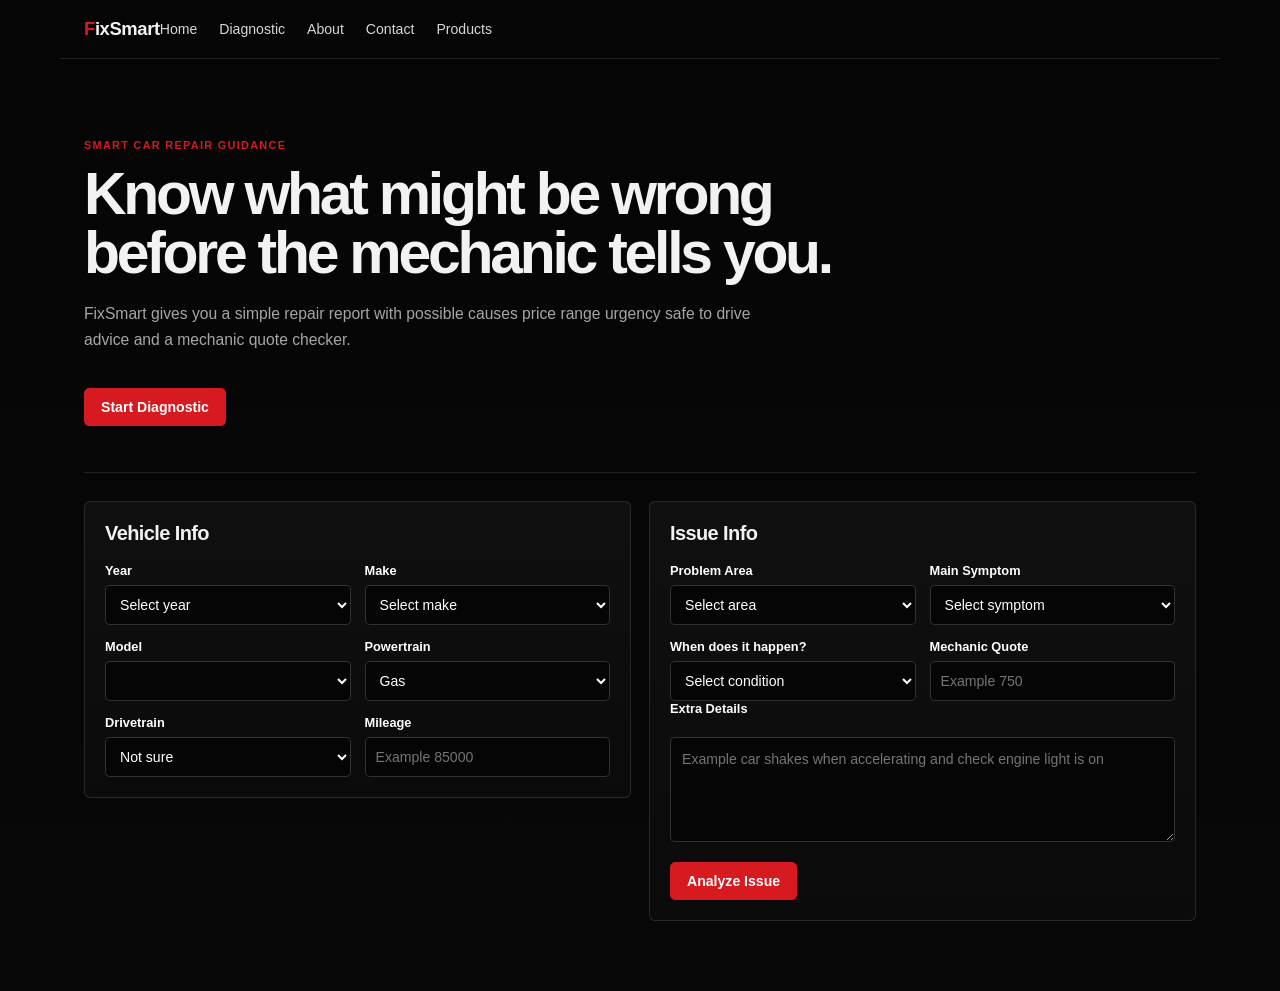
<file: index.html>
<!DOCTYPE html>
<html lang="en">
<head>
  <meta charset="UTF-8" />
  <meta name="viewport" content="width=device-width, initial-scale=1.0" />
  <title>FixSmart</title>
  <link rel="stylesheet" href="assets/style.css" />
</head>
<body>

<header class="header">
  <div class="logo">FixSmart</div>
  <nav>
    <a href="index.html">Home</a>
    <a href="#diagnostic">Diagnostic</a>
    <a href="about.html">About</a>
    <a href="contact.html">Contact</a>
    <a href="/products/">Products</a>
  </nav>
</header>

<main>

<section class="hero">
  <p class="tag">Smart car repair guidance</p>
  <h1>Know what might be wrong before the mechanic tells you.</h1>
  <p class="hero-text">
    FixSmart gives you a simple repair report with possible causes price range urgency safe to drive advice and a mechanic quote checker.
  </p>
  <a href="#diagnostic" class="main-btn">Start Diagnostic</a>
</section>

<section id="diagnostic" class="diagnostic-section">

  <div class="panel">
    <h2>Vehicle Info</h2>

    <div class="form-grid">
      <label>Year
        <select id="year"></select>
      </label>

      <label>Make
        <select id="make"></select>
      </label>

      <label>Model
        <select id="model"></select>
      </label>

      <label>Powertrain
        <select id="powertrain">
          <option value="Gas">Gas</option>
          <option value="Hybrid">Hybrid</option>
          <option value="Electric">Electric</option>
          <option value="Diesel">Diesel</option>
        </select>
      </label>

      <label>Drivetrain
        <select id="drivetrain">
          <option value="Not sure">Not sure</option>
          <option value="FWD">FWD</option>
          <option value="RWD">RWD</option>
          <option value="AWD">AWD</option>
          <option value="4WD">4WD</option>
        </select>
      </label>

      <label>Mileage
        <input id="mileage" type="number" placeholder="Example 85000" />
      </label>
    </div>
  </div>

  <div class="panel">
    <h2>Issue Info</h2>

    <div class="form-grid">
      <label>Problem Area
        <select id="problemArea">
          <option value="">Select area</option>
          <option value="Engine">Engine</option>
          <option value="Transmission">Transmission</option>
          <option value="Brakes">Brakes</option>
          <option value="AC">AC / Heating</option>
          <option value="Suspension">Suspension</option>
          <option value="Electrical">Electrical</option>
          <option value="Cooling">Cooling System</option>
        </select>
      </label>

      <label>Main Symptom
        <select id="symptom">
          <option value="">Select symptom</option>
          <option value="Noise">Noise</option>
          <option value="Fluid leak">Fluid leak</option>
          <option value="Warning light">Warning light</option>
          <option value="Overheating">Overheating</option>
          <option value="Vibration">Vibration</option>
          <option value="Weak performance">Weak performance</option>
          <option value="No start">No start</option>
          <option value="Bad smell">Bad smell</option>
        </select>
      </label>

      <label>When does it happen?
        <select id="condition">
          <option value="">Select condition</option>
          <option value="At startup">At startup</option>
          <option value="At idle">At idle</option>
          <option value="When accelerating">When accelerating</option>
          <option value="When braking">When braking</option>
          <option value="At highway speed">At highway speed</option>
          <option value="All the time">All the time</option>
        </select>
      </label>

      <label>Mechanic Quote
        <input id="mechanicQuote" type="number" placeholder="Example 750" />
      </label>
    </div>

    <label>Extra Details
      <textarea id="details" placeholder="Example car shakes when accelerating and check engine light is on"></textarea>
    </label>

    <button class="main-btn" onclick="analyzeIssue()">Analyze Issue</button>
  </div>

</section>

<section id="result" class="report hidden">

  <div class="report-header">
    <div>
      <p class="tag">FixSmart Report</p>
      <h2 id="reportTitle">Your Vehicle Report</h2>
      <p id="reportSummary"></p>
    </div>

    <div class="price-circle">
      <div class="circle-inner">
        <span id="circleLabel">Estimate</span>
        <strong id="circlePrice">$0</strong>
        <small id="circleStatus">Price Guide</small>
      </div>
    </div>
  </div>

  <div class="report-grid">
    <div class="report-card">
      <h3>Possible Problem</h3>
      <p id="simpleProblem"></p>
    </div>

    <div class="report-card">
      <h3>Estimated Price Range</h3>
      <p id="priceRange"></p>
    </div>

    <div class="report-card">
      <h3>Safe To Drive?</h3>
      <p id="safeToDrive"></p>
    </div>

    <div class="report-card">
      <h3>Urgency</h3>
      <p id="urgency"></p>
    </div>
  </div>

  <div class="diagram">
    <div class="step">
      <span>1</span>
      <h4>Describe Issue</h4>
      <p>You explain what the car is doing.</p>
    </div>

    <div class="line"></div>

    <div class="step">
      <span>2</span>
      <h4>Check System</h4>
      <p>FixSmart points to the main area.</p>
    </div>

    <div class="line"></div>

    <div class="step">
      <span>3</span>
      <h4>Compare Price</h4>
      <p>You compare the shop quote to the estimate.</p>
    </div>
  </div>

  <div class="report-grid two">
    <div class="report-card">
      <h3>Most Common Causes</h3>
      <ul id="causesList"></ul>
    </div>

    <div class="report-card">
      <h3>Mechanic Quote Check</h3>
      <p id="quoteCheck"></p>
    </div>
  </div>

  <div class="report-card wide">
    <h3>What To Do Next</h3>
    <p id="nextStep"></p>
  </div>

  <div class="report-card wide">
    <h3>What To Ask The Mechanic</h3>
    <ul id="mechanicQuestions"></ul>
  </div>

  <p class="disclaimer">
    FixSmart is not a final diagnosis. It helps you prepare before going to a shop. A mechanic still needs to inspect the vehicle.
  </p>

</section>

</main>

<script src="assets/app.js"></script>
</body>
</html>
</body>
</html>
</file>
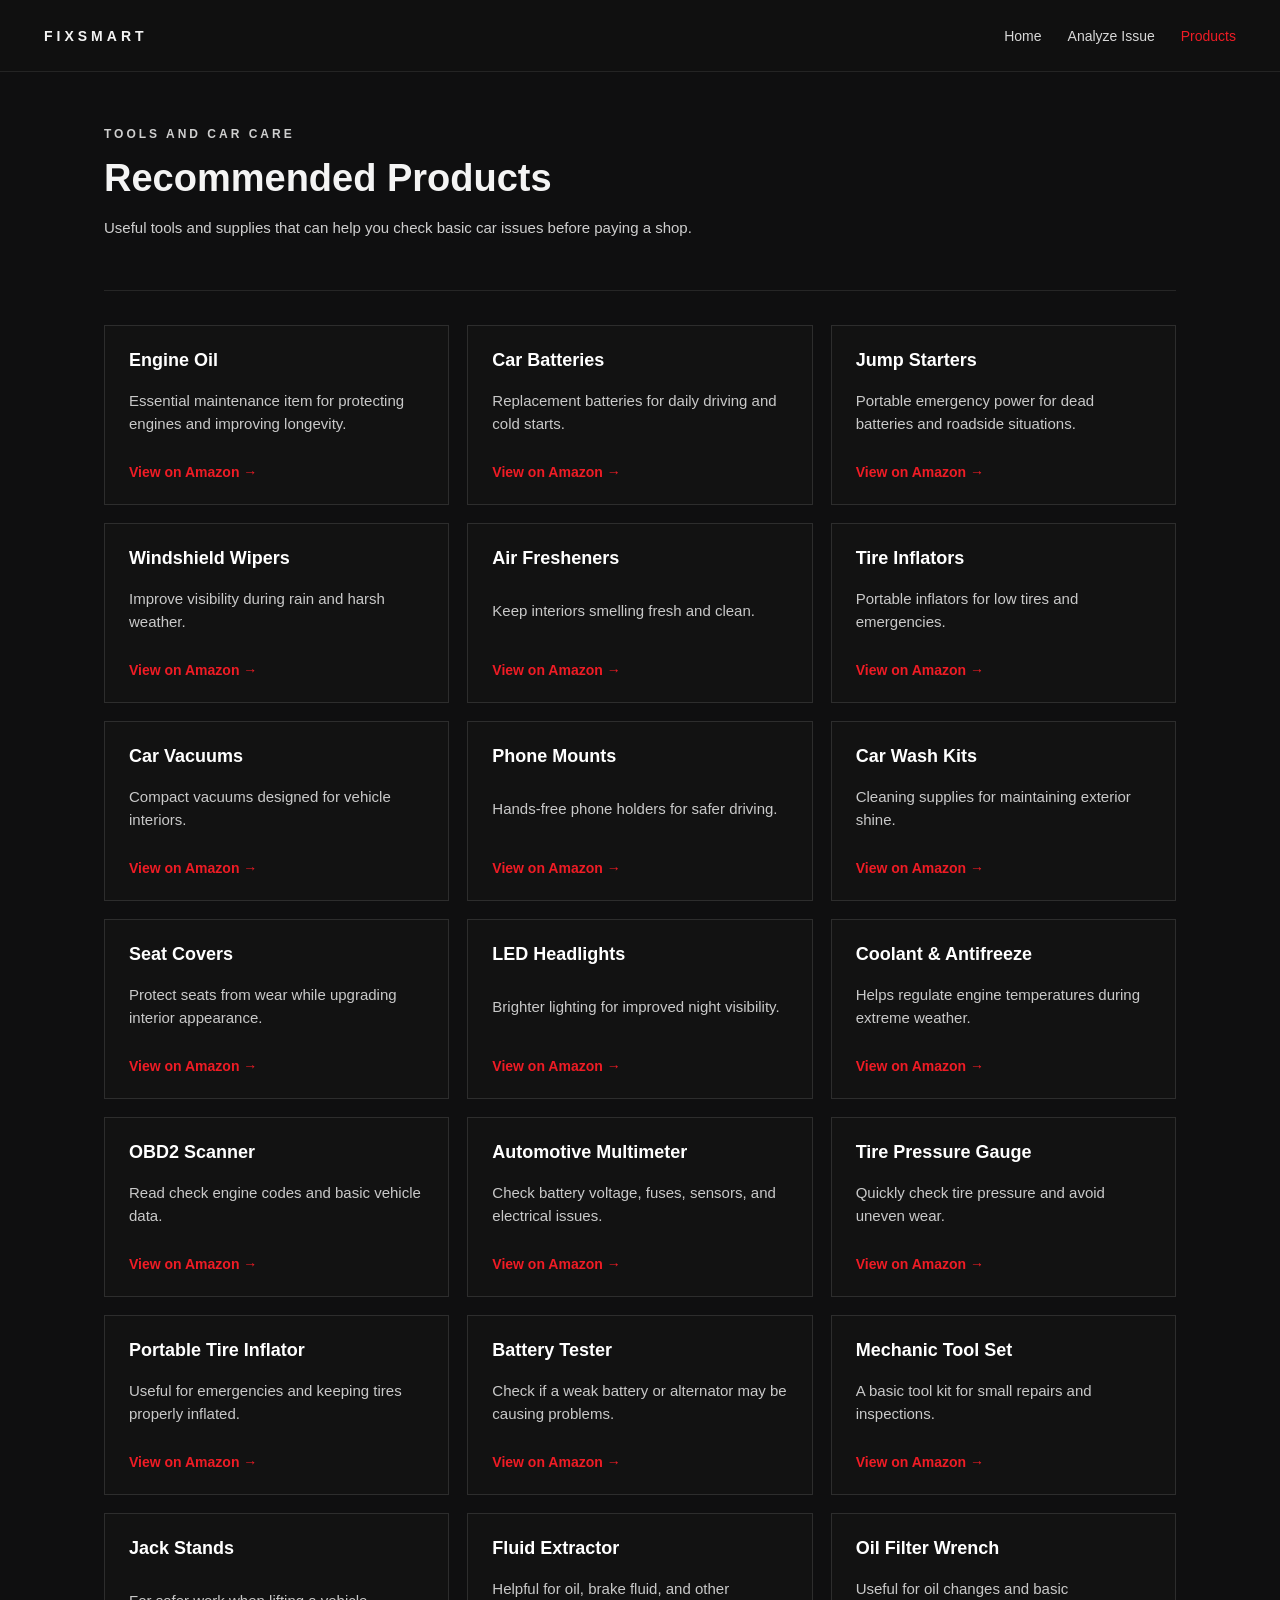
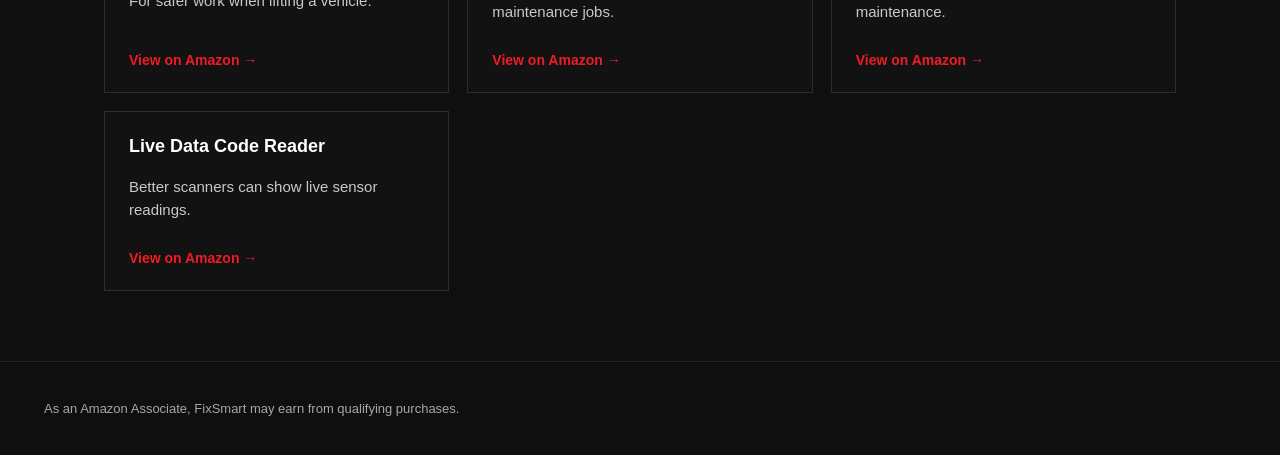
<file: products/index.html>
<!-- /products/index.html -->
<!DOCTYPE html>
<html lang="en">
<head>
  <meta charset="UTF-8" />
  <meta name="viewport" content="width=device-width, initial-scale=1.0" />
  <title>FixSmart Products</title>
  <link rel="stylesheet" href="products.css" />
</head>
<body>

<header class="topbar">
  <div class="brand">FIXSMART</div>
  <nav>
    <a href="/">Home</a>
    <a href="/analyze/">Analyze Issue</a>
    <a href="/products/" class="active">Products</a>
  </nav>
</header>

<main>
  <section class="hero">
    <p class="eyebrow">TOOLS AND CAR CARE</p>
    <h1>Recommended Products</h1>
    <p>
      Useful tools and supplies that can help you check basic car issues before paying a shop.
    </p>
  </section>

  <section class="grid">
    <a class="card" href="https://www.amazon.com/s?k=5w30+engine+oil&tag=fixsmartgarag-20" target="_blank">
  <h3>Engine Oil</h3>
  <p>Essential maintenance item for protecting engines and improving longevity.</p>
  <span>View on Amazon →</span>
</a>
<a class="card" href="https://www.amazon.com/s?k=car+battery&tag=fixsmartgarag-20" target="_blank">
  <h3>Car Batteries</h3>
  <p>Replacement batteries for daily driving and cold starts.</p>
  <span>View on Amazon →</span>
</a>

<a class="card" href="https://www.amazon.com/s?k=portable+jump+starter&tag=fixsmartgarag-20" target="_blank">
  <h3>Jump Starters</h3>
  <p>Portable emergency power for dead batteries and roadside situations.</p>
  <span>View on Amazon →</span>
</a>

<a class="card" href="https://www.amazon.com/s?k=windshield+wipers&tag=fixsmartgarag-20" target="_blank">
  <h3>Windshield Wipers</h3>
  <p>Improve visibility during rain and harsh weather.</p>
  <span>View on Amazon →</span>
</a>

<a class="card" href="https://www.amazon.com/s?k=car+air+freshener&tag=fixsmartgarag-20" target="_blank">
  <h3>Air Fresheners</h3>
  <p>Keep interiors smelling fresh and clean.</p>
  <span>View on Amazon →</span>
</a>

<a class="card" href="https://www.amazon.com/s?k=tire+inflator&tag=fixsmartgarag-20" target="_blank">
  <h3>Tire Inflators</h3>
  <p>Portable inflators for low tires and emergencies.</p>
  <span>View on Amazon →</span>
</a>

<a class="card" href="https://www.amazon.com/s?k=car+vacuum&tag=fixsmartgarag-20" target="_blank">
  <h3>Car Vacuums</h3>
  <p>Compact vacuums designed for vehicle interiors.</p>
  <span>View on Amazon →</span>
</a>

<a class="card" href="https://www.amazon.com/s?k=phone+mount+for+car&tag=fixsmartgarag-20" target="_blank">
  <h3>Phone Mounts</h3>
  <p>Hands-free phone holders for safer driving.</p>
  <span>View on Amazon →</span>
</a>

<a class="card" href="https://www.amazon.com/s?k=car+wash+kit&tag=fixsmartgarag-20" target="_blank">
  <h3>Car Wash Kits</h3>
  <p>Cleaning supplies for maintaining exterior shine.</p>
  <span>View on Amazon →</span>
</a>

<a class="card" href="https://www.amazon.com/s?k=seat+covers+car&tag=fixsmartgarag-20" target="_blank">
  <h3>Seat Covers</h3>
  <p>Protect seats from wear while upgrading interior appearance.</p>
  <span>View on Amazon →</span>
</a>

<a class="card" href="https://www.amazon.com/s?k=led+headlight+bulbs&tag=fixsmartgarag-20" target="_blank">
  <h3>LED Headlights</h3>
  <p>Brighter lighting for improved night visibility.</p>
  <span>View on Amazon →</span>
</a>

<a class="card" href="https://www.amazon.com/s?k=coolant+for+cars&tag=fixsmartgarag-20" target="_blank">
  <h3>Coolant & Antifreeze</h3>
  <p>Helps regulate engine temperatures during extreme weather.</p>
  <span>View on Amazon →</span>
</a>

    <a class="card" href="https://www.amazon.com/s?k=obd2+scanner&tag=fixsmartgarag-20" target="_blank">
      <h3>OBD2 Scanner</h3>
      <p>Read check engine codes and basic vehicle data.</p>
      <span>View on Amazon →</span>
    </a>

    <a class="card" href="https://www.amazon.com/s?k=automotive+multimeter&tag=fixsmartgarag-20" target="_blank">
      <h3>Automotive Multimeter</h3>
      <p>Check battery voltage, fuses, sensors, and electrical issues.</p>
      <span>View on Amazon →</span>
    </a>

    <a class="card" href="https://www.amazon.com/s?k=tire+pressure+gauge&tag=fixsmartgarag-20" target="_blank">
      <h3>Tire Pressure Gauge</h3>
      <p>Quickly check tire pressure and avoid uneven wear.</p>
      <span>View on Amazon →</span>
    </a>

    <a class="card" href="https://www.amazon.com/s?k=portable+tire+inflator&tag=fixsmartgarag-20" target="_blank">
      <h3>Portable Tire Inflator</h3>
      <p>Useful for emergencies and keeping tires properly inflated.</p>
      <span>View on Amazon →</span>
    </a>

    <a class="card" href="https://www.amazon.com/s?k=car+battery+tester&tag=fixsmartgarag-20" target="_blank">
      <h3>Battery Tester</h3>
      <p>Check if a weak battery or alternator may be causing problems.</p>
      <span>View on Amazon →</span>
    </a>

    <a class="card" href="https://www.amazon.com/s?k=mechanic+tool+set&tag=fixsmartgarag-20" target="_blank">
      <h3>Mechanic Tool Set</h3>
      <p>A basic tool kit for small repairs and inspections.</p>
      <span>View on Amazon →</span>
    </a>

    <a class="card" href="https://www.amazon.com/s?k=car+jack+stands&tag=fixsmartgarag-20" target="_blank">
      <h3>Jack Stands</h3>
      <p>For safer work when lifting a vehicle.</p>
      <span>View on Amazon →</span>
    </a>

    <a class="card" href="https://www.amazon.com/s?k=automotive+fluid+extractor&tag=fixsmartgarag-20" target="_blank">
      <h3>Fluid Extractor</h3>
      <p>Helpful for oil, brake fluid, and other maintenance jobs.</p>
      <span>View on Amazon →</span>
    </a>

    <a class="card" href="https://www.amazon.com/s?k=engine+oil+filter+wrench&tag=fixsmartgarag-20" target="_blank">
      <h3>Oil Filter Wrench</h3>
      <p>Useful for oil changes and basic maintenance.</p>
      <span>View on Amazon →</span>
    </a>

    <a class="card" href="https://www.amazon.com/s?k=car+code+reader+live+data&tag=fixsmartgarag-20" target="_blank">
      <h3>Live Data Code Reader</h3>
      <p>Better scanners can show live sensor readings.</p>
      <span>View on Amazon →</span>
    </a>

  </section>
</main>

<footer>
  <p>
    As an Amazon Associate, FixSmart may earn from qualifying purchases.
  </p>
</footer>

</body>
</html>
</file>
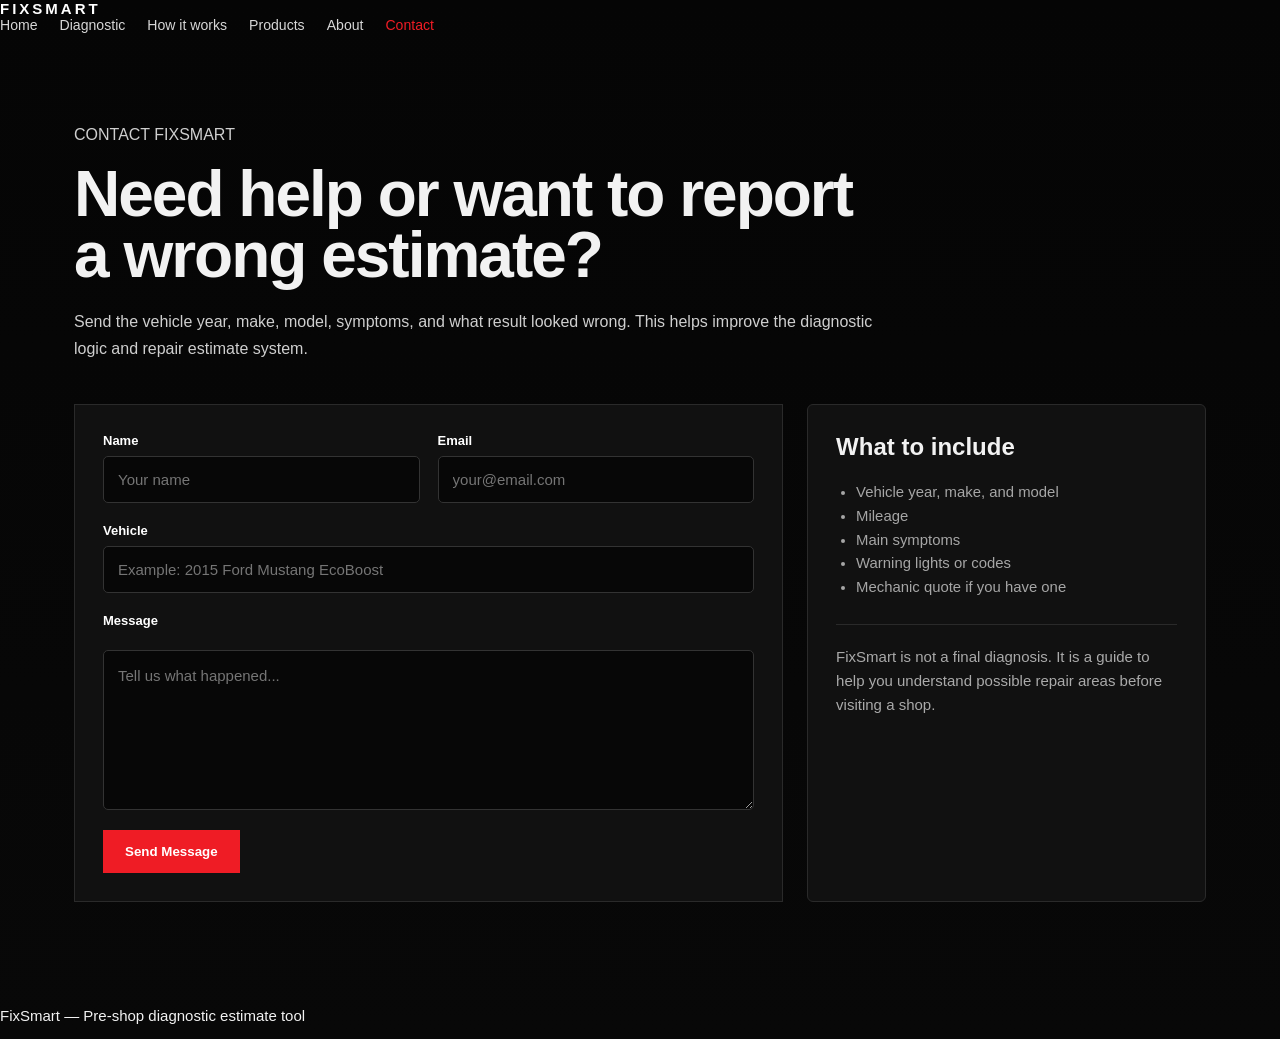
<file: contact.html>
<!DOCTYPE html>
<html lang="en">
<head>
  <meta charset="UTF-8" />
  <meta name="viewport" content="width=device-width, initial-scale=1.0" />
  <title>Contact | FixSmart</title>
  <link rel="stylesheet" href="assets/style.css" />
</head>

<body>
  <header class="topbar">
    <a class="brand" href="/">FIXSMART</a>

    <nav>
      <a href="/">Home</a>
      <a href="/#diagnostic">Diagnostic</a>
      <a href="/how-it-works.html">How it works</a>
      <a href="/products/">Products</a>
      <a href="/about.html">About</a>
      <a class="active" href="/contact.html">Contact</a>
    </nav>
  </header>

  <main class="contact-page">
    <section class="contact-hero">
      <p class="eyebrow">CONTACT FIXSMART</p>
      <h1>Need help or want to report a wrong estimate?</h1>
      <p>
        Send the vehicle year, make, model, symptoms, and what result looked wrong.
        This helps improve the diagnostic logic and repair estimate system.
      </p>
    </section>

    <section class="contact-layout">
      <form class="contact-card" name="contact" method="POST" data-netlify="true">
        <input type="hidden" name="form-name" value="contact" />

        <div class="form-row">
          <div class="field">
            <label for="name">Name</label>
            <input id="name" name="name" type="text" placeholder="Your name" required />
          </div>

          <div class="field">
            <label for="email">Email</label>
            <input id="email" name="email" type="email" placeholder="your@email.com" required />
          </div>
        </div>

        <div class="field">
          <label for="vehicle">Vehicle</label>
          <input id="vehicle" name="vehicle" type="text" placeholder="Example: 2015 Ford Mustang EcoBoost" />
        </div>

        <div class="field">
          <label for="message">Message</label>
          <textarea id="message" name="message" placeholder="Tell us what happened..." required></textarea>
        </div>

        <button type="submit">Send Message</button>
      </form>

      <aside class="info-card">
        <h2>What to include</h2>
        <ul>
          <li>Vehicle year, make, and model</li>
          <li>Mileage</li>
          <li>Main symptoms</li>
          <li>Warning lights or codes</li>
          <li>Mechanic quote if you have one</li>
        </ul>

        <div class="note">
          FixSmart is not a final diagnosis. It is a guide to help you understand possible repair areas before visiting a shop.
        </div>
      </aside>
    </section>
  </main>

  <footer>
    <p>FixSmart — Pre-shop diagnostic estimate tool</p>
  </footer>
</body>
</html>
</file>
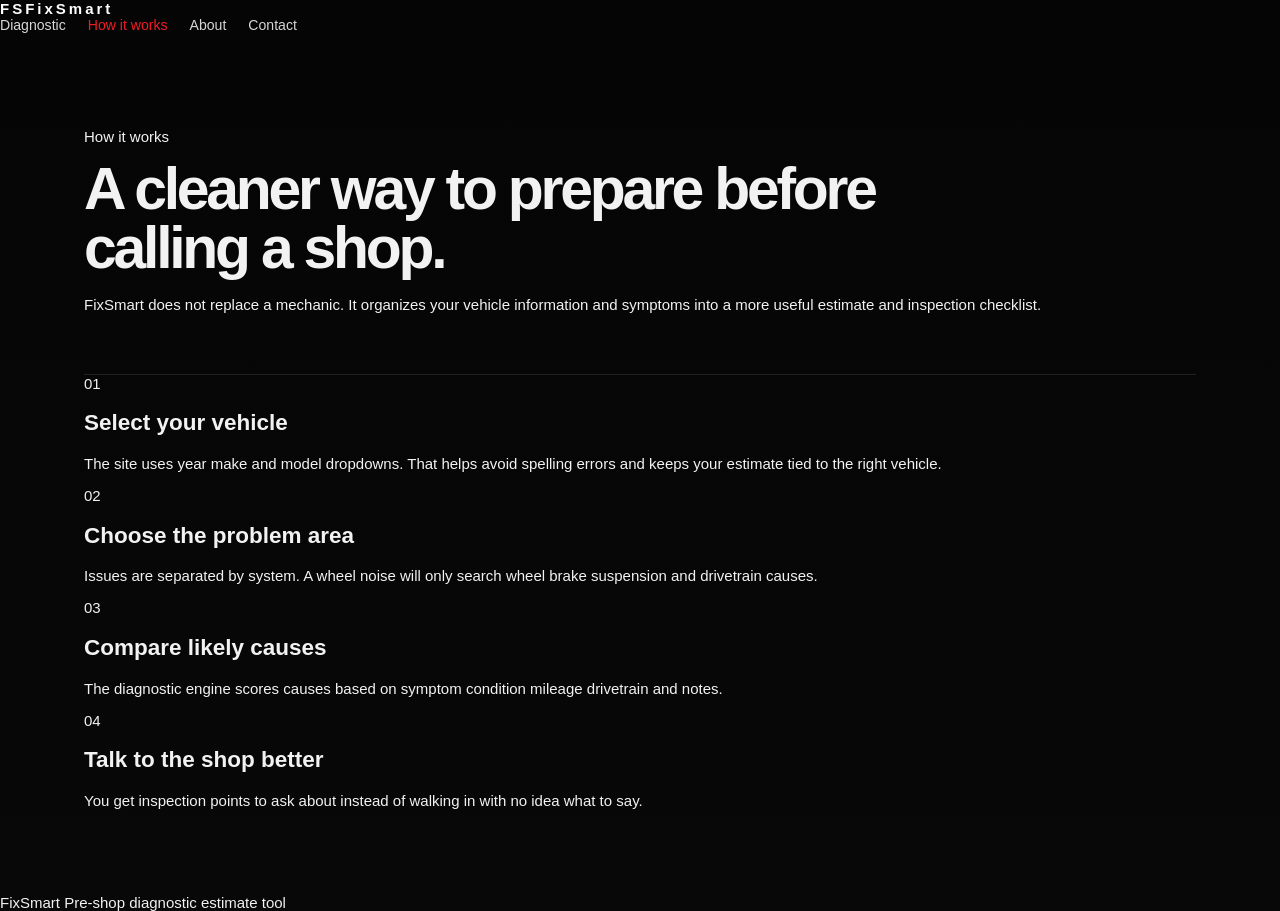
<file: how-it-works.html>
<!DOCTYPE html>
<html lang="en">
<head>
  <meta charset="UTF-8" />
  <meta name="viewport" content="width=device-width, initial-scale=1.0" />
  <title>How it works | FixSmart</title>
  <link rel="stylesheet" href="assets/style.css" />
</head>
<body>
  <header class="site-header">
    <a class="brand" href="index.html"><span class="brand-mark">FS</span><span>FixSmart</span></a>
    <nav class="top-nav" aria-label="Main navigation">
      <a href="index.html">Diagnostic</a>
      <a class="active" href="how-it-works.html">How it works</a>
      <a href="about.html">About</a>
      <a href="contact.html">Contact</a>
    </nav>
  </header>

  <main>
    <section class="hero simple">
      <p class="eyebrow">How it works</p>
      <h1>A cleaner way to prepare before calling a shop.</h1>
      <p>FixSmart does not replace a mechanic. It organizes your vehicle information and symptoms into a more useful estimate and inspection checklist.</p>
    </section>

    <section class="cards">
      <article>
        <span>01</span>
        <h2>Select your vehicle</h2>
        <p>The site uses year make and model dropdowns. That helps avoid spelling errors and keeps your estimate tied to the right vehicle.</p>
      </article>

      <article>
        <span>02</span>
        <h2>Choose the problem area</h2>
        <p>Issues are separated by system. A wheel noise will only search wheel brake suspension and drivetrain causes.</p>
      </article>

      <article>
        <span>03</span>
        <h2>Compare likely causes</h2>
        <p>The diagnostic engine scores causes based on symptom condition mileage drivetrain and notes.</p>
      </article>

      <article>
        <span>04</span>
        <h2>Talk to the shop better</h2>
        <p>You get inspection points to ask about instead of walking in with no idea what to say.</p>
      </article>
    </section>
  </main>

  <footer>
    <span>FixSmart</span>
    <span>Pre-shop diagnostic estimate tool</span>
  </footer>
</body>
</html>
</file>
<file: assets/style.css>
* {
  box-sizing: border-box;
}

:root {
  --bg: #050505;
  --surface: #0b0b0c;
  --surface-2: #101011;
  --line: rgba(255, 255, 255, 0.11);
  --line-2: rgba(255, 255, 255, 0.18);
  --text: #f2f2f2;
  --muted: #a6a6a6;
  --muted-2: #777777;
  --red: #d71920;
  --red-dark: #a91419;
}

html {
  scroll-behavior: smooth;
}

body {
  margin: 0;
  background: linear-gradient(180deg, #050505, #080808);
  color: var(--text);
  font-family: Arial, Helvetica, sans-serif;
  font-size: 15px;
}

.header {
  max-width: 1160px;
  margin: 0 auto;
  padding: 18px 24px;
  display: flex;
  justify-ent: space-between;
  align-items: center;
  border-bottom: 1px solid var(--line);
}

.logo {
  font-size: 1.15rem;
  font-weight: 700;
  letter-spacing: -0.02em;
}

.logo::first-letter {
  color: var(--red);
}

nav {
  display: flex;
  gap: 22px;
}

nav a {
  color: var(--muted);
  text-decoration: none;
  font-size: 0.88rem;
  font-weight: 500;
}

nav a:hover {
  color: white;
}

main {
  max-width: 1160px;
  margin: 0 auto;
  padding: 22px 24px 70px;
}

.hero {
  padding: 58px 0 46px;
  border-bottom: 1px solid var(--line);
}

.tag {
  color: var(--red);
  font-size: 0.68rem;
  font-weight: 600;
  letter-spacing: 0.12em;
  text-transform: uppercase;
  margin: 0 0 14px;
}

.hero h1 {
  max-width: 840px;
  margin: 0 0 18px;
  font-size: clamp(2rem, 4.6vw, 4rem);
  line-height: 1;
  letter-spacing: -0.055em;
  font-weight: 700;
}

.hero-text {
  max-width: 700px;
  color: var(--muted);
  font-size: 0.98rem;
  line-height: 1.65;
}

.main-btn {
  display: inline-flex;
  align-items: center;
  justify-ent: center;
  margin-top: 20px;
  padding: 10px 16px;
  background: var(--red);
  color: white;
  border: 1px solid var(--red);
  border-radius: 5px;
  text-decoration: none;
  font-size: 0.88rem;
  font-weight: 600;
  cursor: pointer;
  transition: 0.15s ease;
}

.main-btn:hover {
  background: var(--red-dark);
  border-color: var(--red-dark);
}

.diagnostic-section {
  display: grid;
  grid-template-columns: 1fr 1fr;
  gap: 18px;
  align-items: start;
  margin-top: 28px;
}

.panel,
.report,
.report-card {
  background: linear-gradient(180deg, var(--surface-2), var(--surface));
  border: 1px solid var(--line);
  border-radius: 6px;
}

.panel {
  padding: 20px;
}

.panel h2 {
  margin: 0 0 18px;
  font-size: 1.25rem;
  letter-spacing: -0.03em;
  font-weight: 650;
}

.form-grid {
  display: grid;
  grid-template-columns: 1fr 1fr;
  gap: 14px;
}

label {
  display: flex;
  flex-direction: column;
  gap: 7px;
  color: white;
  font-size: 0.8rem;
  font-weight: 600;
}

select,
input,
textarea {
  width: 100%;
  min-height: 40px;
  background: #050505;
  color: white;
  border: 1px solid var(--line-2);
  border-radius: 5px;
  padding: 0 10px;
  outline: none;
  font: inherit;
  font-size: 0.88rem;
  font-weight: 500;
  appearance: auto;
}

select:hover,
input:hover,
textarea:hover {
  border-color: rgba(255, 255, 255, 0.28);
}

select:focus,
input:focus,
textarea:focus {
  border-color: var(--red);
}

option {
  background: #111111;
  color: white;
}

textarea {
  min-height: 105px;
  padding: 11px;
  resize: vertical;
  margin-top: 14px;
  line-height: 1.45;
}

.report {
  margin-top: 28px;
  padding: 22px;
}

.hidden {
  display: none;
}

.report-header {
  display: grid;
  grid-template-columns: 1fr 170px;
  gap: 24px;
  align-items: center;
  padding-bottom: 22px;
  border-bottom: 1px solid var(--line);
  margin-bottom: 22px;
}

.report-header h2 {
  margin: 0 0 10px;
  font-size: clamp(1.55rem, 3vw, 2.35rem);
  line-height: 1.05;
  letter-spacing: -0.045em;
  font-weight: 650;
}

.report-header p {
  color: var(--muted);
  line-height: 1.6;
  font-size: 0.93rem;
}

.price-circle {
  width: 158px;
  height: 158px;
  border-radius: 50%;
  background: conic-gradient(var(--red) 0deg 240deg, #252528 240deg 360deg);
  display: grid;
  place-items: center;
}

.circle-inner {
  width: 124px;
  height: 124px;
  border-radius: 50%;
  background: #070707;
  border: 1px solid var(--line);
  display: grid;
  place-items: center;
  text-align: center;
  padding: 14px;
}

.circle-inner span,
.circle-inner small {
  color: var(--muted);
  font-size: 0.68rem;
  font-weight: 500;
}

.circle-inner strong {
  font-size: 1rem;
  font-weight: 650;
}

.report-grid {
  display: grid;
  grid-template-columns: repeat(4, 1fr);
  gap: 14px;
}

.report-grid.two {
  grid-template-columns: 1fr 1fr;
}

.report-card {
  padding: 16px;
  margin-bottom: 14px;
}

.report-card h3 {
  margin: 0 0 9px;
  font-size: 0.95rem;
  letter-spacing: -0.015em;
  font-weight: 650;
}

.report-card p,
.report-card li {
  color: var(--muted);
  line-height: 1.55;
  font-size: 0.9rem;
}

.report-card ul {
  margin: 0;
  padding-left: 17px;
}

.wide {
  width: 100%;
}

.diagram {
  display: grid;
  grid-template-columns: 1fr 46px 1fr 46px 1fr;
  gap: 10px;
  align-items: center;
  margin: 24px 0;
}

.step {
  background: #070707;
  border: 1px solid var(--line);
  border-radius: 5px;
  padding: 15px;
  text-align: left;
}

.step span {
  width: 28px;
  height: 28px;
  background: var(--red);
  color: white;
  display: grid;
  place-items: center;
  border-radius: 4px;
  font-size: 0.78rem;
  font-weight: 600;
  margin-bottom: 10px;
}

.step h4 {
  margin: 0 0 6px;
  font-size: 0.92rem;
  font-weight: 650;
}

.step p {
  margin: 0;
  color: var(--muted);
  font-size: 0.86rem;
  line-height: 1.45;
}

.line {
  height: 1px;
  background: var(--red);
  opacity: 0.6;
}

.disclaimer {
  color: var(--muted-2);
  font-size: 0.82rem;
  line-height: 1.55;
  border-top: 1px solid var(--line);
  padding-top: 15px;
}

/* about/contact support */

.about-page,
.contact-section {
  max-width: 1160px;
  margin: 0 auto;
  padding: 56px 24px 70px;
}

.about-hero {
  display: grid;
  grid-template-columns: 1.2fr 0.8fr;
  gap: 40px;
  align-items: center;
}

.about-hero h1 {
  font-size: clamp(2rem, 4.8vw, 4rem);
  line-height: 1;
  letter-spacing: -0.055em;
  font-weight: 700;
}

.hero-lead,
.about-intro p,
.info-card p,
.info-card li,
.mission-card p,
.bottom-callout p,
.contact-section p {
  color: var(--muted);
  line-height: 1.6;
  font-size: 0.93rem;
}

.mission-card,
.info-card,
.bottom-callout {
  background: linear-gradient(180deg, var(--surface-2), var(--surface));
  border: 1px solid var(--line);
  border-radius: 6px;
  padding: 18px;
}

.about-grid {
  display: grid;
  grid-template-columns: repeat(4, 1fr);
  gap: 14px;
  margin-top: 24px;
}

.about-intro {
  text-align: center;
  padding: 46px 0 26px;
}

.bottom-callout {
  margin-top: 18px;
  display: flex;
  gap: 16px;
}

.icon-box,
.card-icon,
.callout-icon {
  width: 34px;
  height: 34px;
  border-radius: 5px;
  background: rgba(215, 25, 32, 0.1);
  color: var(--red);
  display: grid;
  place-items: center;
  margin-bottom: 14px;
}

/* mobile */

@media (max-width: 1000px) {
  .diagnostic-section,
  .report-header,
  .about-hero {
    grid-template-columns: 1fr;
  }

  .price-circle {
    margin: 0 auto;
  }

  .report-grid,
  .report-grid.two,
  .about-grid {
    grid-template-columns: 1fr 1fr;
  }

  .diagram {
    grid-template-columns: 1fr;
  }

  .line {
    height: 28px;
    width: 1px;
    margin: 0 auto;
  }
}

@media (max-width: 700px) {
  body {
    font-size: 14px;
  }

  .header {
    flex-direction: column;
    gap: 14px;
    padding: 18px;
  }

  nav {
    justify-content: center;
    flex-wrap: wrap;
    gap: 14px;
  }

  main,
  .about-page,
  .contact-section {
    padding-left: 18px;
    padding-right: 18px;
  }

  .hero {
    padding: 42px 0;
  }

  .form-grid,
  .report-grid,
  .report-grid.two,
  .about-grid {
    grid-template-columns: 1fr;
  }

  .panel,
  .report,
  .report-card {
    padding: 16px;
  }
}
.contact-page {
  max-width: 1180px;
  margin: 0 auto;
  padding: 72px 24px 90px;
}

.contact-hero {
  max-width: 820px;
  margin-bottom: 42px;
}

.contact-hero h1 {
  font-size: clamp(38px, 5vw, 66px);
  line-height: 0.95;
  margin: 0 0 22px;
  letter-spacing: -2px;
}

.contact-hero p {
  color: #cfcfcf;
  line-height: 1.7;
  font-size: 16px;
}

.contact-layout {
  display: grid;
  grid-template-columns: 1.6fr 0.9fr;
  gap: 24px;
}

.contact-card,
.info-card {
  border: 1px solid #2a2a2a;
  background: #111;
  padding: 28px;
}

.form-row {
  display: grid;
  grid-template-columns: 1fr 1fr;
  gap: 18px;
}

.field {
  display: flex;
  flex-direction: column;
  margin-bottom: 20px;
}

.field label {
  font-size: 13px;
  font-weight: 700;
  margin-bottom: 8px;
}

.field input,
.field textarea {
  background: #070707;
  border: 1px solid #333;
  color: #fff;
  padding: 14px;
  font-size: 15px;
  outline: none;
}

.field input:focus,
.field textarea:focus {
  border-color: #ef1c25;
}

.field textarea {
  min-height: 160px;
  resize: vertical;
}

button {
  background: #ef1c25;
  color: white;
  border: none;
  padding: 14px 22px;
  font-weight: 700;
  cursor: pointer;
}

button:hover {
  background: #c9151d;
}

.info-card h2 {
  margin-top: 0;
  font-size: 24px;
}

.info-card ul {
  padding-left: 20px;
  color: #d6d6d6;
  line-height: 1.9;
}

.note {
  margin-top: 24px;
  padding-top: 20px;
  border-top: 1px solid #2a2a2a;
  color: #aaa;
  line-height: 1.6;
}

@media (max-width: 850px) {
  .contact-layout,
  .form-row {
    grid-template-columns: 1fr;
  }

  .contact-page {
    padding-top: 42px;
  }
}
.brand {
  color: white;
  text-decoration: none;
  font-size: 15px;
  font-weight: 700;
  letter-spacing: 3px;
}

.brand:hover {
  color: #ef1c25;
}

nav a {
  color: #d7d7d7;
  text-decoration: none;
}

nav a:hover,
nav a.active {
  color: #ef1c25;
}
</file>
<file: products/products.css>
/* /products/products.css */
* {
  box-sizing: border-box;
}

body {
  margin: 0;
  background: #0f0f10;
  color: #f4f4f4;
  font-family: Arial, Helvetica, sans-serif;
  font-size: 15px;
}

.topbar {
  height: 72px;
  padding: 0 44px;
  border-bottom: 1px solid #242424;
  display: flex;
  align-items: center;
  justify-content: space-between;
  background: #101010;
}

.brand {
  font-size: 14px;
  letter-spacing: 4px;
  font-weight: 700;
}

nav {
  display: flex;
  gap: 26px;
}

nav a {
  color: #d8d8d8;
  text-decoration: none;
  font-size: 14px;
}

nav a.active,
nav a:hover {
  color: #ef1c25;
}

main {
  max-width: 1120px;
  margin: 0 auto;
  padding: 52px 24px 70px;
}

.hero {
  border-bottom: 1px solid #262626;
  padding-bottom: 34px;
  margin-bottom: 34px;
}

.eyebrow {
  color: #ef1c25;
  font-size: 12px;
  letter-spacing: 3px;
  font-weight: 700;
  margin: 0 0 14px;
}

h1 {
  margin: 0 0 14px;
  font-size: 38px;
  line-height: 1.1;
  font-weight: 700;
}

.hero p {
  max-width: 720px;
  color: #cfcfcf;
  line-height: 1.7;
}

.grid {
  display: grid;
  grid-template-columns: repeat(3, 1fr);
  gap: 18px;
}

.card {
  min-height: 180px;
  padding: 24px;
  border: 1px solid #2d2d2d;
  background: #121212;
  color: white;
  text-decoration: none;
  display: flex;
  flex-direction: column;
  justify-content: space-between;
  transition: border-color 0.2s ease, transform 0.2s ease;
}

.card:hover {
  border-color: #ef1c25;
  transform: translateY(-3px);
}

.card h3 {
  margin: 0 0 12px;
  font-size: 18px;
}

.card p {
  margin: 0;
  color: #c9c9c9;
  line-height: 1.55;
}

.card span {
  margin-top: 22px;
  color: #ef1c25;
  font-size: 14px;
  font-weight: 700;
}

footer {
  border-top: 1px solid #242424;
  color: #a7a7a7;
  padding: 26px 44px;
  font-size: 13px;
}

@media (max-width: 850px) {
  .topbar {
    padding: 0 22px;
  }

  .grid {
    grid-template-columns: 1fr;
  }

  h1 {
    font-size: 31px;
  }

  nav {
    gap: 14px;
  }
}
</file>
